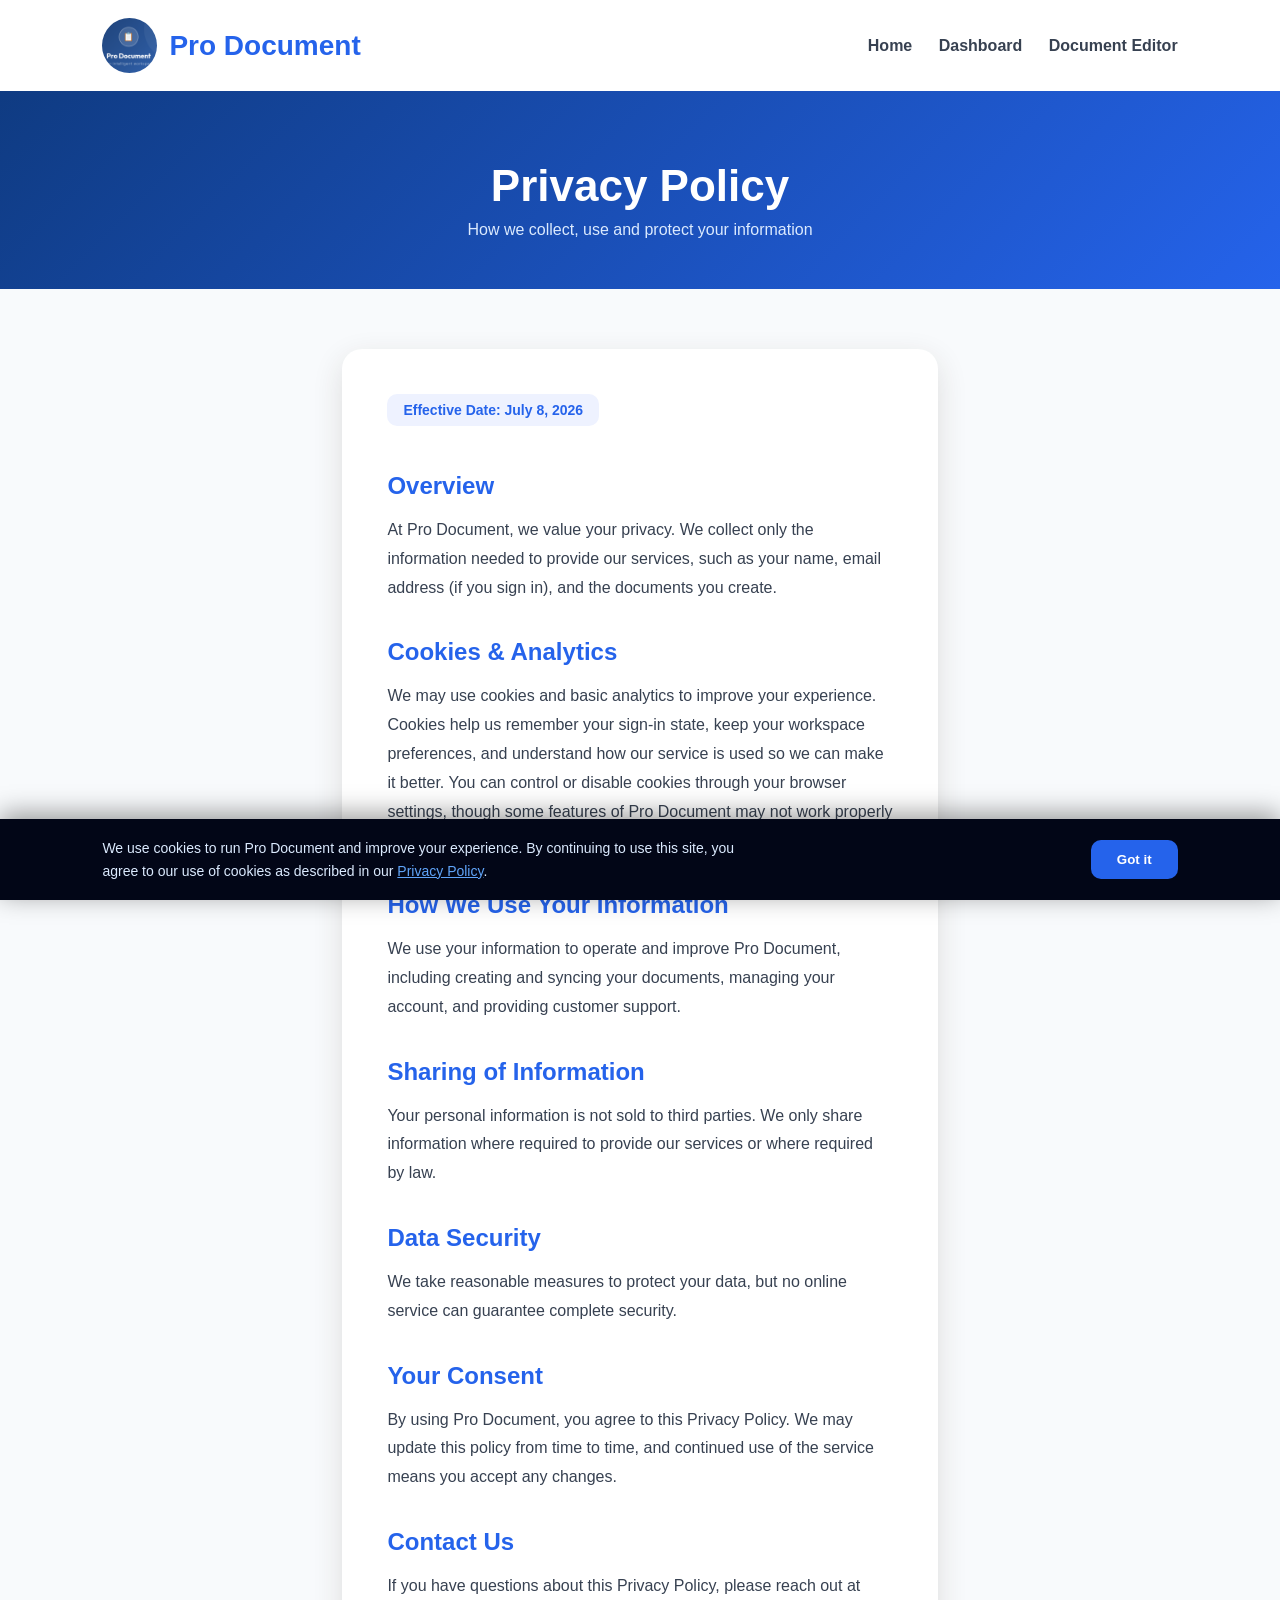
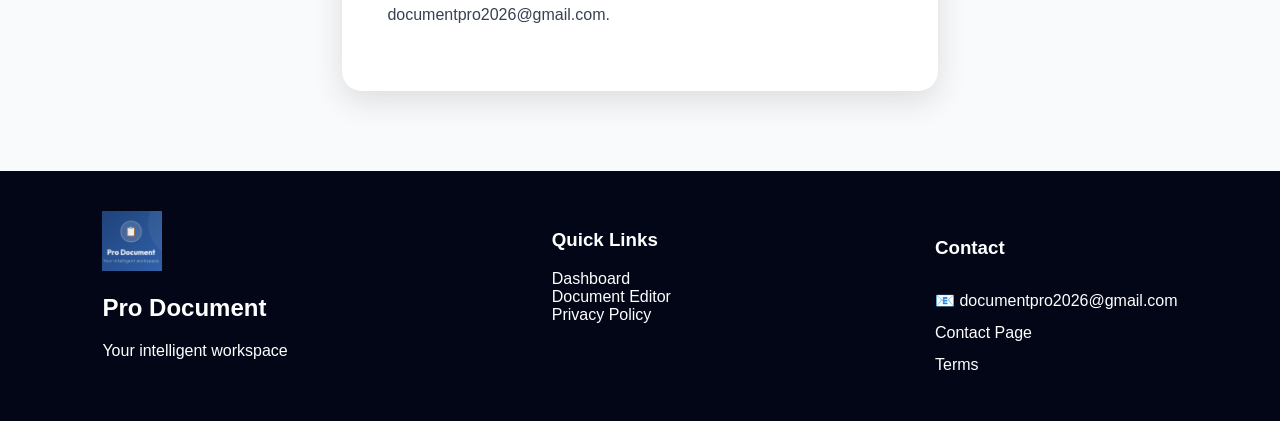
<file: privacy.html>
<!DOCTYPE html>
<html lang="en">

<head>

<meta charset="UTF-8">

<meta name="viewport" content="width=device-width, initial-scale=1.0">


<title>
Privacy Policy - Pro Document
</title>


<meta name="description"
content="Read the Privacy Policy for Pro Document, the online document editor and document management software.">


<meta name="robots"
content="index, follow">


<link rel="canonical"
href="https://prodocument.in/privacy.html">


<link rel="apple-touch-icon" sizes="180x180" href="/apple-touch-icon.png">
<link rel="icon" type="image/png" sizes="32x32" href="/favicon-32x32.png">
<link rel="icon" type="image/png" sizes="16x16" href="/favicon-16x16.png">
<link rel="icon" href="/favicon.ico">


<style>

*{
box-sizing:border-box;
font-family:Inter,Arial,sans-serif;
}


body{

margin:0;
background:#f8fafc;
color:#111827;

}



nav{

display:flex;
justify-content:space-between;
align-items:center;
padding:18px 8%;
background:white;
box-shadow:0 5px 20px #ddd;

}



.brand{

display:flex;
align-items:center;
gap:12px;

}



.brand img{

width:55px;
height:55px;
border-radius:50%;
object-fit:cover;

}



.logo{

font-size:28px;
font-weight:800;
color:#2563eb;

}



nav a{

text-decoration:none;
margin-left:22px;
color:#374151;
font-weight:600;

}



.page-header{

background:linear-gradient(135deg,#0f3b82,#2563eb);
color:white;
padding:70px 8% 50px;
text-align:center;

}



.page-header h1{

font-size:44px;
margin:0 0 10px;

}



.page-header p{

color:#dbeafe;
font-size:16px;
margin:0;

}



.legal-wrap{

max-width:800px;
margin:0 auto;
padding:60px 8% 80px;

}



.legal-card{

background:white;
border-radius:20px;
box-shadow:0 10px 30px #ddd;
padding:45px;

}



.legal-card h2{

color:#2563eb;
font-size:24px;
margin-top:36px;
margin-bottom:14px;

}



.legal-card h2:first-child{

margin-top:0;

}



.legal-card p{

line-height:1.8;
color:#374151;
margin-bottom:16px;

}



.legal-card .effective-date{

display:inline-block;
background:#eef2ff;
color:#2563eb;
font-weight:700;
padding:8px 16px;
border-radius:10px;
font-size:14px;
margin-bottom:10px;

}



.cookie-banner{

position:fixed;
bottom:0;
left:0;
right:0;
background:#020617;
color:white;
padding:18px 8%;
display:flex;
justify-content:space-between;
align-items:center;
gap:20px;
flex-wrap:wrap;
z-index:999;
box-shadow:0 -5px 25px #0006;

}



.cookie-banner p{

margin:0;
font-size:14px;
color:#dbeafe;
max-width:640px;
line-height:1.6;

}



.cookie-banner button{

background:#2563eb;
color:white;
border:none;
padding:12px 26px;
border-radius:10px;
font-weight:700;
cursor:pointer;
white-space:nowrap;

}



footer{


background:#020617;

color:white;

padding:40px 8%;


display:flex;

justify-content:space-between;

flex-wrap:wrap;


}



footer a{

color:white;

text-decoration:none;

}



.contact{

line-height:2;

}



@media(max-width:900px){


nav{

flex-direction:column;

gap:20px;

}



footer{

flex-direction:column;

gap:20px;

}



.legal-card{

padding:28px;

}



.cookie-banner{

flex-direction:column;
align-items:flex-start;

}

}


</style>


</head>



<body>




<nav>



<div class="brand">


<img src="logo.png" alt="Pro Document Logo">


<div class="logo">

Pro Document

</div>


</div>




<div>


<a href="index.html">
Home
</a>


<a href="dashboard.html">
Dashboard
</a>


<a href="document-editor.html">
Document Editor
</a>



</div>



</nav>




<div class="page-header">

<h1>
Privacy Policy
</h1>

<p>
How we collect, use and protect your information
</p>

</div>




<div class="legal-wrap">

<div class="legal-card">

<span class="effective-date">
Effective Date: July 8, 2026
</span>

<h2>
Overview
</h2>

<p>
At Pro Document, we value your privacy. We collect only the information needed to provide our services, such as your name, email address (if you sign in), and the documents you create.
</p>

<h2>
Cookies & Analytics
</h2>

<p>
We may use cookies and basic analytics to improve your experience. Cookies help us remember your sign-in state, keep your workspace preferences, and understand how our service is used so we can make it better. You can control or disable cookies through your browser settings, though some features of Pro Document may not work properly without them.
</p>

<h2>
How We Use Your Information
</h2>

<p>
We use your information to operate and improve Pro Document, including creating and syncing your documents, managing your account, and providing customer support.
</p>

<h2>
Sharing of Information
</h2>

<p>
Your personal information is not sold to third parties. We only share information where required to provide our services or where required by law.
</p>

<h2>
Data Security
</h2>

<p>
We take reasonable measures to protect your data, but no online service can guarantee complete security.
</p>

<h2>
Your Consent
</h2>

<p>
By using Pro Document, you agree to this Privacy Policy. We may update this policy from time to time, and continued use of the service means you accept any changes.
</p>

<h2>
Contact Us
</h2>

<p>
If you have questions about this Privacy Policy, please reach out at documentpro2026@gmail.com.
</p>

</div>

</div>




<footer>



<div>

<img src="logo.png"
width="60"
alt="Pro Document Logo">


<h2>

Pro Document

</h2>


<p>

Your intelligent workspace

</p>


</div>





<div>


<h3>

Quick Links

</h3>


<a href="dashboard.html">
Dashboard
</a>

<br>

<a href="document-editor.html">
Document Editor
</a>

<br>

<a href="privacy.html">
Privacy Policy
</a>

</div>





<div class="contact">


<h3>

Contact

</h3>


📧 documentpro2026@gmail.com


<br>


<a href="contact.html">

Contact Page

</a>


<br>


<a href="terms.html">

Terms

</a>


</div>




</footer>




<div class="cookie-banner" id="cookieBanner" style="display:none">

<p>
We use cookies to run Pro Document and improve your experience. By continuing to use this site, you agree to our use of cookies as described in our
<a href="privacy.html" style="color:#60a5fa;">Privacy Policy</a>.
</p>

<button onclick="acceptCookies()">
Got it
</button>

</div>




<script>

function acceptCookies(){

localStorage.setItem('proDocCookieConsent', 'accepted');

document.getElementById('cookieBanner').style.display = 'none';

}


document.addEventListener('DOMContentLoaded', function(){

if(localStorage.getItem('proDocCookieConsent') !== 'accepted'){

document.getElementById('cookieBanner').style.display = 'flex';

}

});

</script>
<script>
(function removeHTML(){

  const path = window.location.pathname;

  if (path.endsWith(".html")) {

    const cleanPath = path.substring(0, path.length - 5);

    window.history.replaceState(
      null,
      document.title,
      cleanPath
    );

  }

})();
</script>


</body>

</html>
</file>
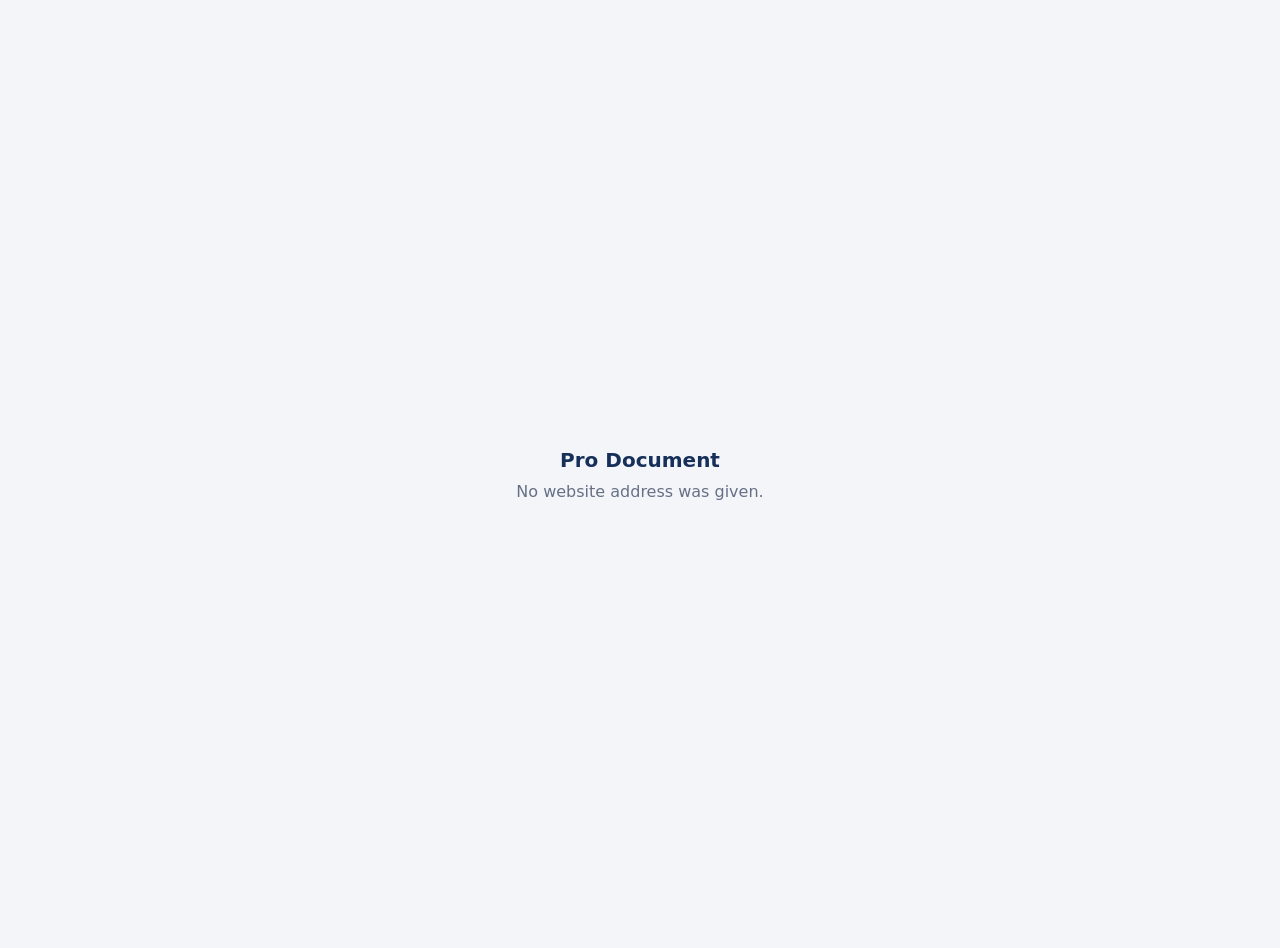
<file: site.html>
<!DOCTYPE html>
<html lang="en">
<head>
<meta charset="utf-8">
<meta name="viewport" content="width=device-width, initial-scale=1">
<title>Loading…</title>
<link rel="icon" href="data:image/svg+xml,%3Csvg xmlns='http://www.w3.org/2000/svg' viewBox='0 0 100 100'%3E%3Ctext y='.9em' font-size='90'%3E📋%3C/text%3E%3C/svg%3E">
<style>
  html, body { height: 100%; margin: 0; background: #f3f5f9; font-family: system-ui, 'Segoe UI', sans-serif; }
  #msg { height: 100%; display: flex; flex-direction: column; align-items: center; justify-content: center; gap: 10px; color: #667085; text-align: center; padding: 24px; }
  #msg b { font-size: 20px; color: #16305a; }
  .spin { width: 28px; height: 28px; border: 3px solid #d6deef; border-top-color: #2b579a; border-radius: 50%; animation: s .8s linear infinite; }
  @keyframes s { to { transform: rotate(360deg); } }
  #f { position: fixed; inset: 0; width: 100%; height: 100%; border: 0; display: none; background: #fff; }
</style>
</head>
<body>
<div id="msg"><div class="spin" id="sp"></div><b>Pro Document</b><span id="t">Loading website…</span></div>
<iframe id="f" title="Website" sandbox="allow-scripts allow-popups allow-popups-to-escape-sandbox"></iframe>
<script>
/* OWNER: paste the same Apps Script web-app URL (ending in /exec) you used in word-pro-addon-3-v2.js. */
const SITE_API_URL = 'https://script.google.com/macros/s/AKfycbxQhtNiPY7evhP83lZDaDaFOetrh_EpUfcgvwRIhNamNeBJbva-2YHXrFuFaMEdrzJX/exec';

const slug = (() => {
  const m = location.pathname.match(/\/s\/([a-z0-9-]{3,50})\/?$/i);      // pretty form: /s/my-site
  return ((m && m[1]) || new URLSearchParams(location.search).get('s') || '').toLowerCase();   // or /site.html?s=my-site
})();
const fail = t => { document.getElementById('sp').style.display = 'none'; document.getElementById('t').textContent = t; document.title = 'Pro Document'; };

(async () => {
  if (!slug) return fail('No website address was given.');
  if (!/^https:\/\/script\.google\.com\/.+\/exec$/.test(SITE_API_URL)) return fail('This site viewer is not set up yet.');
  try {
    const r = await fetch(SITE_API_URL + '?site=' + encodeURIComponent(slug) + '&raw=1');
    const j = await r.json();
    if (!j.ok) return fail('This website was not found or is not published.');
    document.title = j.name || 'Website';
    const f = document.getElementById('f');
    f.srcdoc = j.html;                       // runs in a sandbox with no access to this site, its login or its storage
    f.onload = () => { document.getElementById('msg').style.display = 'none'; f.style.display = 'block'; };
  } catch (e) { fail('Could not load this website. Please try again.'); }
})();
</script>
<script>
(function removeHTML(){

  const path = window.location.pathname;

  if (path.endsWith(".html")) {

    const cleanPath = path.substring(0, path.length - 5);

    window.history.replaceState(
      null,
      document.title,
      cleanPath
    );

  }

})();
</script>
</body>
</html>
</file>
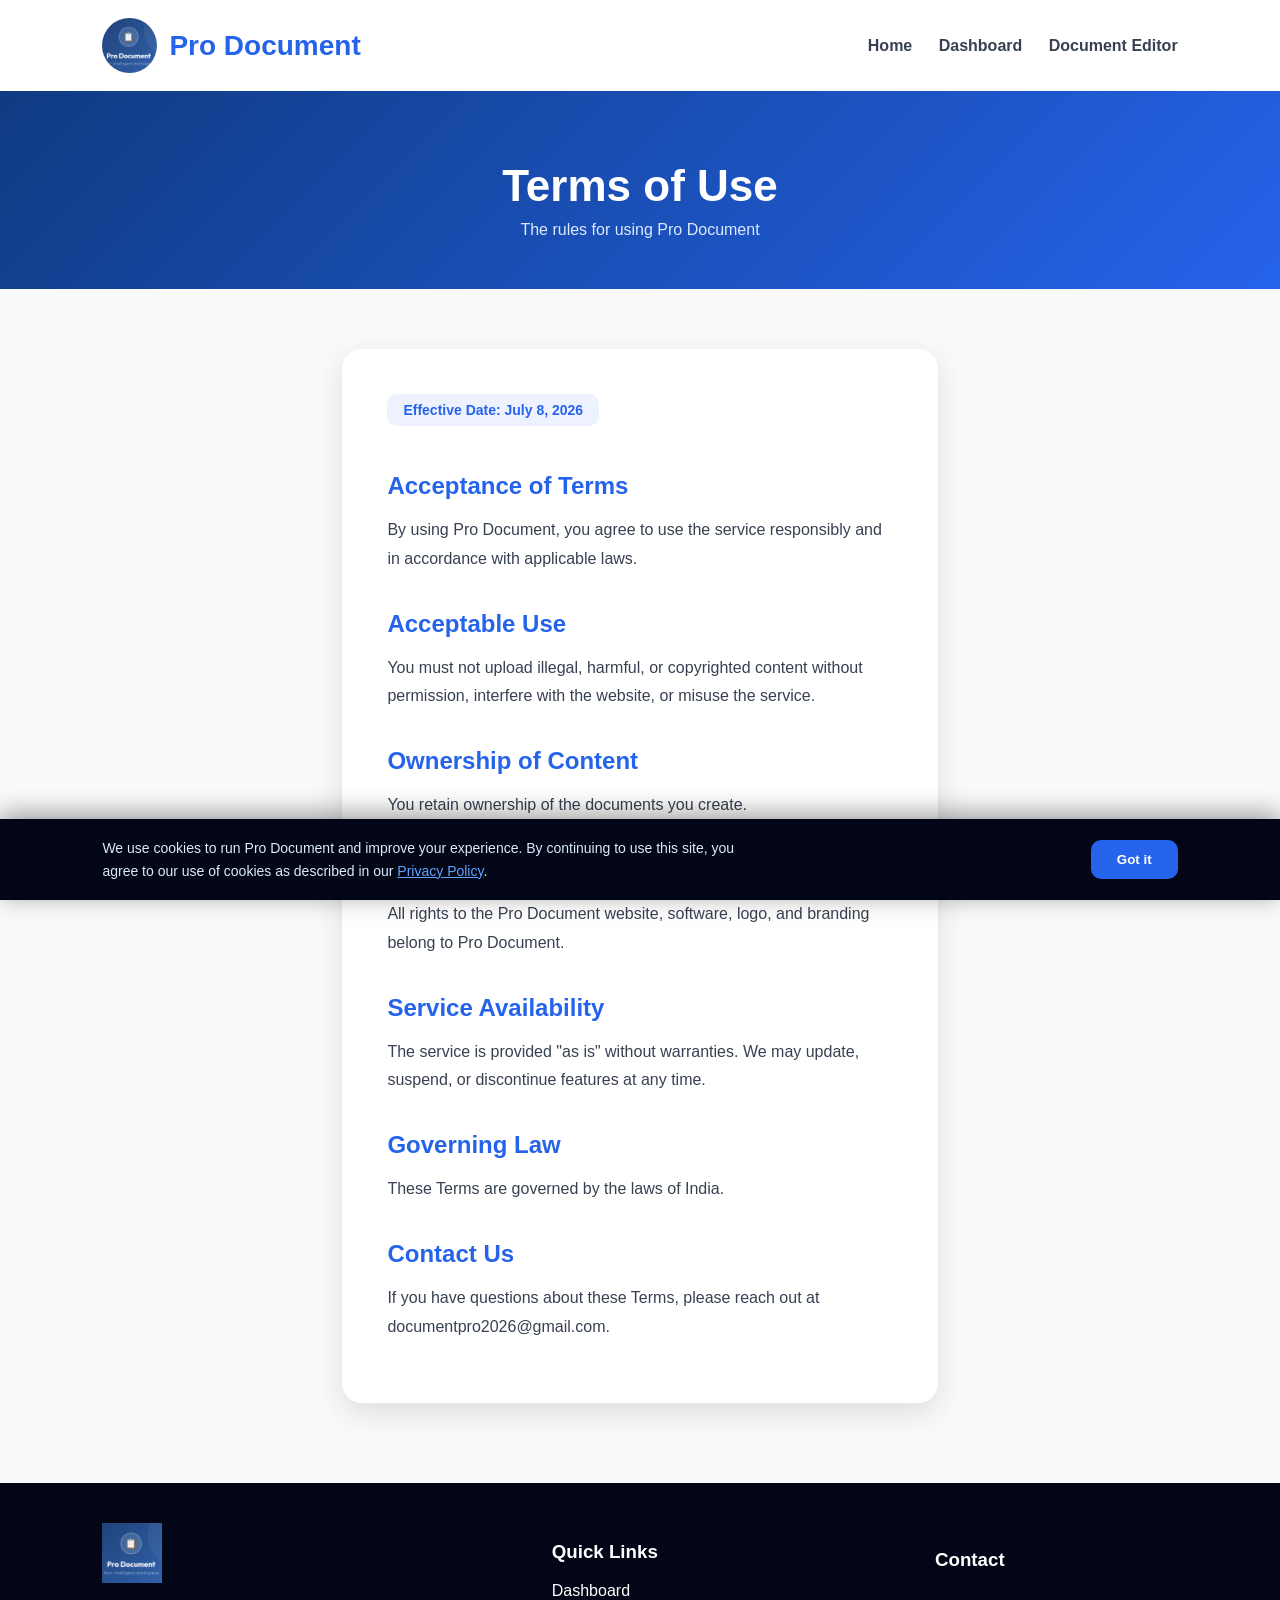
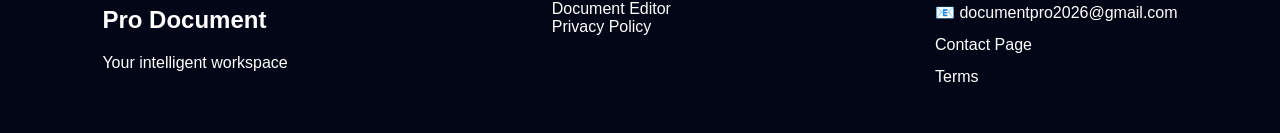
<file: terms.html>
<!DOCTYPE html>
<html lang="en">

<head>

<meta charset="UTF-8">

<meta name="viewport" content="width=device-width, initial-scale=1.0">


<title>
Terms of Use - Pro Document
</title>


<meta name="description"
content="Read the Terms of Use for Pro Document, the online document editor and document management software.">


<meta name="robots"
content="index, follow">


<link rel="canonical"
href="https://prodocument.in/terms.html">


<link rel="apple-touch-icon" sizes="180x180" href="/apple-touch-icon.png">
<link rel="icon" type="image/png" sizes="32x32" href="/favicon-32x32.png">
<link rel="icon" type="image/png" sizes="16x16" href="/favicon-16x16.png">
<link rel="icon" href="/favicon.ico">


<style>

*{
box-sizing:border-box;
font-family:Inter,Arial,sans-serif;
}


body{

margin:0;
background:#f8fafc;
color:#111827;

}



nav{

display:flex;
justify-content:space-between;
align-items:center;
padding:18px 8%;
background:white;
box-shadow:0 5px 20px #ddd;

}



.brand{

display:flex;
align-items:center;
gap:12px;

}



.brand img{

width:55px;
height:55px;
border-radius:50%;
object-fit:cover;

}



.logo{

font-size:28px;
font-weight:800;
color:#2563eb;

}



nav a{

text-decoration:none;
margin-left:22px;
color:#374151;
font-weight:600;

}



.page-header{

background:linear-gradient(135deg,#0f3b82,#2563eb);
color:white;
padding:70px 8% 50px;
text-align:center;

}



.page-header h1{

font-size:44px;
margin:0 0 10px;

}



.page-header p{

color:#dbeafe;
font-size:16px;
margin:0;

}



.legal-wrap{

max-width:800px;
margin:0 auto;
padding:60px 8% 80px;

}



.legal-card{

background:white;
border-radius:20px;
box-shadow:0 10px 30px #ddd;
padding:45px;

}



.legal-card h2{

color:#2563eb;
font-size:24px;
margin-top:36px;
margin-bottom:14px;

}



.legal-card h2:first-child{

margin-top:0;

}



.legal-card p{

line-height:1.8;
color:#374151;
margin-bottom:16px;

}



.legal-card .effective-date{

display:inline-block;
background:#eef2ff;
color:#2563eb;
font-weight:700;
padding:8px 16px;
border-radius:10px;
font-size:14px;
margin-bottom:10px;

}



.cookie-banner{

position:fixed;
bottom:0;
left:0;
right:0;
background:#020617;
color:white;
padding:18px 8%;
display:flex;
justify-content:space-between;
align-items:center;
gap:20px;
flex-wrap:wrap;
z-index:999;
box-shadow:0 -5px 25px #0006;

}



.cookie-banner p{

margin:0;
font-size:14px;
color:#dbeafe;
max-width:640px;
line-height:1.6;

}



.cookie-banner button{

background:#2563eb;
color:white;
border:none;
padding:12px 26px;
border-radius:10px;
font-weight:700;
cursor:pointer;
white-space:nowrap;

}



footer{


background:#020617;

color:white;

padding:40px 8%;


display:flex;

justify-content:space-between;

flex-wrap:wrap;


}



footer a{

color:white;

text-decoration:none;

}



.contact{

line-height:2;

}



@media(max-width:900px){


nav{

flex-direction:column;

gap:20px;

}



footer{

flex-direction:column;

gap:20px;

}



.legal-card{

padding:28px;

}



.cookie-banner{

flex-direction:column;
align-items:flex-start;

}

}


</style>


</head>



<body>




<nav>



<div class="brand">


<img src="logo.png" alt="Pro Document Logo">


<div class="logo">

Pro Document

</div>


</div>




<div>


<a href="index.html">
Home
</a>


<a href="dashboard.html">
Dashboard
</a>


<a href="document-editor.html">
Document Editor
</a>



</div>



</nav>




<div class="page-header">

<h1>
Terms of Use
</h1>

<p>
The rules for using Pro Document
</p>

</div>




<div class="legal-wrap">

<div class="legal-card">

<span class="effective-date">
Effective Date: July 8, 2026
</span>

<h2>
Acceptance of Terms
</h2>

<p>
By using Pro Document, you agree to use the service responsibly and in accordance with applicable laws.
</p>

<h2>
Acceptable Use
</h2>

<p>
You must not upload illegal, harmful, or copyrighted content without permission, interfere with the website, or misuse the service.
</p>

<h2>
Ownership of Content</h2>

<p>
You retain ownership of the documents you create.
</p>

<h2>
Our Intellectual Property
</h2>

<p>
All rights to the Pro Document website, software, logo, and branding belong to Pro Document.
</p>

<h2>
Service Availability
</h2>

<p>
The service is provided "as is" without warranties. We may update, suspend, or discontinue features at any time.
</p>

<h2>
Governing Law
</h2>

<p>
These Terms are governed by the laws of India.
</p>

<h2>
Contact Us
</h2>

<p>
If you have questions about these Terms, please reach out at documentpro2026@gmail.com.
</p>

</div>

</div>




<footer>



<div>

<img src="logo.png"
width="60"
alt="Pro Document Logo">


<h2>

Pro Document

</h2>


<p>

Your intelligent workspace

</p>


</div>





<div>


<h3>

Quick Links

</h3>


<a href="dashboard.html">
Dashboard
</a>

<br>

<a href="document-editor.html">
Document Editor
</a>

<br>

<a href="privacy.html">
Privacy Policy
</a>

</div>





<div class="contact">


<h3>

Contact

</h3>


📧 documentpro2026@gmail.com


<br>


<a href="contact.html">

Contact Page

</a>


<br>


<a href="terms.html">

Terms

</a>


</div>




</footer>




<div class="cookie-banner" id="cookieBanner" style="display:none">

<p>
We use cookies to run Pro Document and improve your experience. By continuing to use this site, you agree to our use of cookies as described in our
<a href="privacy.html" style="color:#60a5fa;">Privacy Policy</a>.
</p>

<button onclick="acceptCookies()">
Got it
</button>

</div>




<script>

function acceptCookies(){

localStorage.setItem('proDocCookieConsent', 'accepted');

document.getElementById('cookieBanner').style.display = 'none';

}


document.addEventListener('DOMContentLoaded', function(){

if(localStorage.getItem('proDocCookieConsent') !== 'accepted'){

document.getElementById('cookieBanner').style.display = 'flex';

}

});

</script>
<script>
(function removeHTML(){

  const path = window.location.pathname;

  if (path.endsWith(".html")) {

    const cleanPath = path.substring(0, path.length - 5);

    window.history.replaceState(
      null,
      document.title,
      cleanPath
    );

  }

})();
</script>

</body>

</html>
</file>
